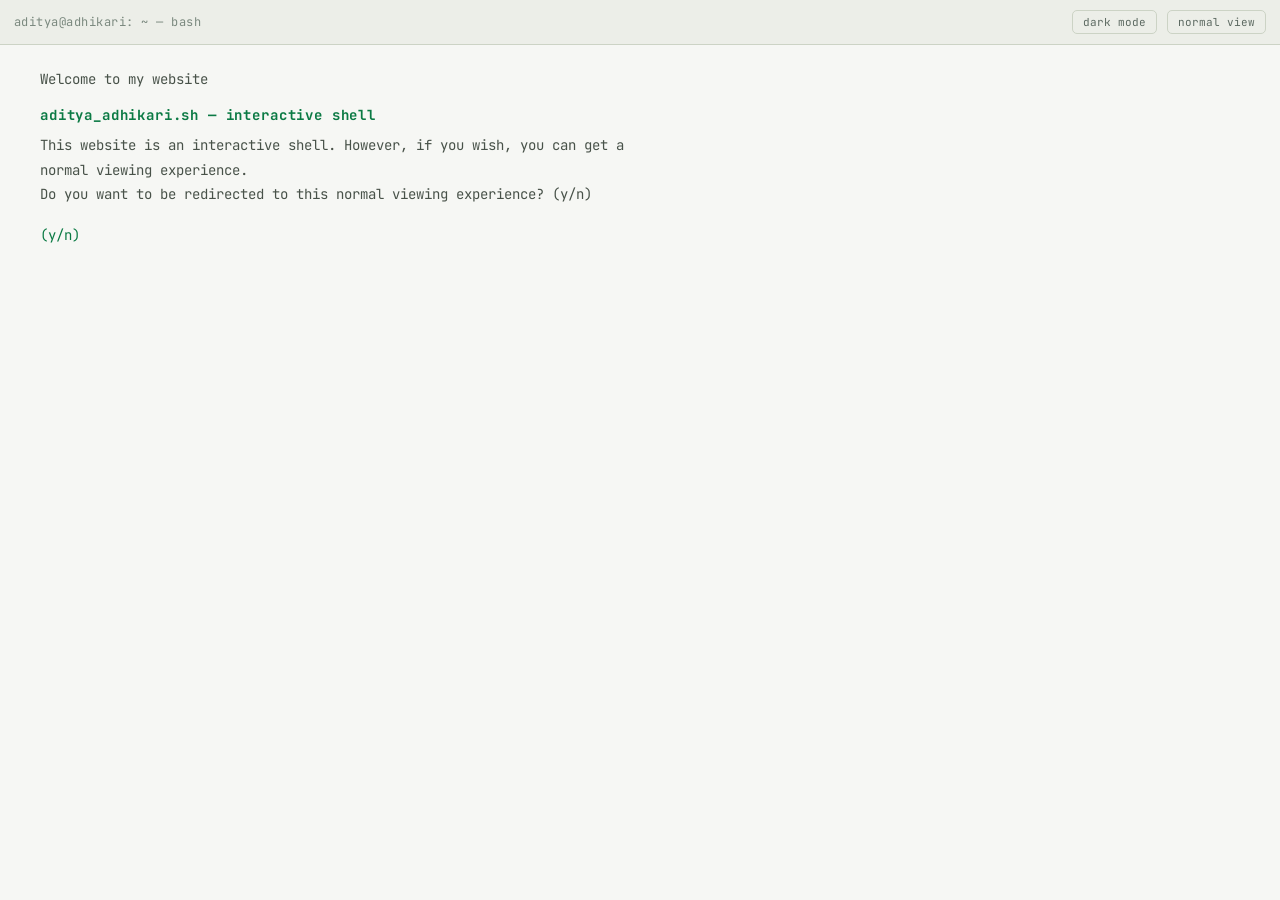
<file: index.html>
<!DOCTYPE html>
<html lang="en">
<head>
<meta charset="utf-8">
<meta name="viewport" content="width=device-width, initial-scale=1">
<title>Aditya Adhikari</title>
<link rel="icon" type="image/svg+xml" href="data:image/svg+xml,%3Csvg%20xmlns%3D%22http%3A%2F%2Fwww.w3.org%2F2000%2Fsvg%22%20viewBox%3D%220%200%20200%20200%22%3E%3Crect%20width%3D%22200%22%20height%3D%22200%22%20fill%3D%22%23000000%22%3E%3C%2Frect%3E%3Cg%20fill%3D%22%23008cff%22%20transform%3D%22matrix(6.5899178%2C0%2C0%2C6.5899178%2C10.181487%2C146.85369)%22%3E%3Cpath%20d%3D%22M9.98%200L9.15-2.66L4.45-2.66L3.63%200L-0.03%200L5.19-14.22L8.41-14.22L13.66%200L9.98%200ZM6.80-10.23L5.27-5.30L8.33-5.30L6.80-10.23ZM23.60%200L22.77-2.66L18.08-2.66L17.26%200L13.59%200L18.81-14.22L22.03-14.22L27.29%200L23.60%200ZM20.42-10.23L18.90-5.30L21.95-5.30L20.42-10.23Z%22%3E%3C%2Fpath%3E%3C%2Fg%3E%3C%2Fsvg%3E">
<link rel="apple-touch-icon" href="assets/favicon.png">
<meta name="description" content="Aditya Adhikari — computer science sophomore at South Asian University with a keen interest in cybersecurity.">
<link rel="preconnect" href="https://fonts.googleapis.com">
<link rel="preconnect" href="https://fonts.gstatic.com" crossorigin>
<link href="https://fonts.googleapis.com/css2?family=JetBrains+Mono:wght@400;500;700&family=Space+Grotesk:wght@400;500;600;700&display=swap" rel="stylesheet">
<script>(function(){try{var t=localStorage.getItem('aa-theme');if(!t)t=(window.matchMedia&&matchMedia('(prefers-color-scheme: light)').matches)?'light':'dark';document.documentElement.setAttribute('data-theme',t);}catch(e){}})();</script>
<link rel="stylesheet" href="css/style.css">
</head>
<body>

<div id="shell" class="shell">
  <div class="titlebar">
    <div class="titlebar-name" id="titlebar-name">aditya@adhikari: ~ — bash</div>
    <button class="ghost-btn theme-btn" type="button" data-theme-toggle>light mode</button>
    <button class="ghost-btn" id="to-normal">normal view</button>
  </div>
  <div class="screen" id="screen">
    <div id="output"></div>
    <div class="inputline">
      <span class="prompt" id="prompt"></span>
      <input id="cmdline" type="text" spellcheck="false" autocomplete="off" autocapitalize="off" aria-label="terminal input">
    </div>
  </div>
</div>

<div id="site" class="site" hidden>
  <header class="site-header">
    <a class="wordmark" href="#top">aditya<span>.</span>adhikari</a>
    <nav>
      <a href="#about">About</a>
      <a href="#education">Education</a>
      <a href="#experience">Experience</a>
      <a href="#certifications">Certifications</a>
      <a href="#skills">Skills</a>
      <a href="projects.html">Projects</a>
      <a href="blogs.html">Blogs</a>
      <a href="#contact">Contact</a>
    </nav>
    <button class="term-btn theme-btn" type="button" data-theme-toggle>light mode</button>
    <button class="term-btn" id="to-shell">$ terminal</button>
  </header>

  <main id="top">
    <section id="about" class="hero">
      <div class="hero-copy">
        <p class="eyebrow" id="hero-tagline"></p>
        <h1 id="hero-name"></h1>
        <p class="lede" id="hero-bio"></p>
        <div class="cta-row">
          <a class="btn primary" href="#contact">Get in touch</a>
          <a class="btn" id="hero-resume" target="_blank" rel="noopener">View résumé</a>
        </div>
      </div>
      <div class="portrait" id="portrait"></div>
    </section>

    <section id="education"><h2>Education</h2><div class="stack" id="education-list"></div></section>
    <section id="experience"><h2>Experience</h2><div class="stack" id="experience-list"></div></section>
    <section id="certifications"><h2>Certifications</h2><div class="grid" id="certifications-list"></div></section>
    <section id="skills"><h2>Skills</h2><div class="skills" id="skills-list"></div></section>
    <section id="projects">
      <div class="sec-head">
        <h2>Projects</h2>
        <a class="sec-more" href="projects.html">all projects &rarr;</a>
      </div>
      <div class="grid" id="projects-list"></div>
    </section>
    <section id="blogs">
      <div class="sec-head">
        <h2>Blogs &amp; CTF writeups</h2>
        <a class="sec-more" href="blogs.html">all writeups &rarr;</a>
      </div>
      <div class="rows" id="blogs-list"></div>
    </section>
    <section id="contact">
      <h2>Get in touch</h2>
      <div class="contact-split">
        <form class="msg-form" id="contact-form" novalidate>
          <p class="form-lede">A question, an opportunity, or just want to say hi? Write it here and it lands straight in my inbox.</p>
          <div class="field-row">
            <label class="field">
              <span class="flabel">name</span>
              <input type="text" name="name" autocomplete="name" placeholder="your name" required>
            </label>
            <label class="field">
              <span class="flabel">email</span>
              <input type="email" name="email" autocomplete="email" placeholder="you@example.com" required>
            </label>
          </div>
          <label class="field">
            <span class="flabel">message</span>
            <textarea name="message" rows="7" placeholder="Type your message&hellip;" required></textarea>
          </label>
          <input class="honey" type="text" name="_honey" tabindex="-1" autocomplete="off" aria-hidden="true">
          <div class="form-foot">
            <button class="btn primary" type="submit" id="send-btn">Send message</button>
            <p class="form-status" id="form-status" role="status" aria-live="polite"></p>
          </div>
        </form>
        <div class="contact-aside">
          <p class="aside-note">Or reach me directly:</p>
          <div class="contact-list" id="contact-list"></div>
          <p class="aside-note tip">Prefer the shell? Run <code>mail</code> in the terminal view.</p>
        </div>
      </div>
      <footer>
        <span>&copy; <span id="year"></span> Aditya Adhikari</span>
        <span>Extremely tired</span>
      </footer>
    </section>
  </main>
</div>

<script src="js/theme.js"></script>
<script src="js/content.js"></script>
<script src="js/markdown.js"></script>
<script src="js/mailer.js"></script>
<script src="js/site.js"></script>
<script src="js/terminal.js"></script>
</body>
</html>
</file>
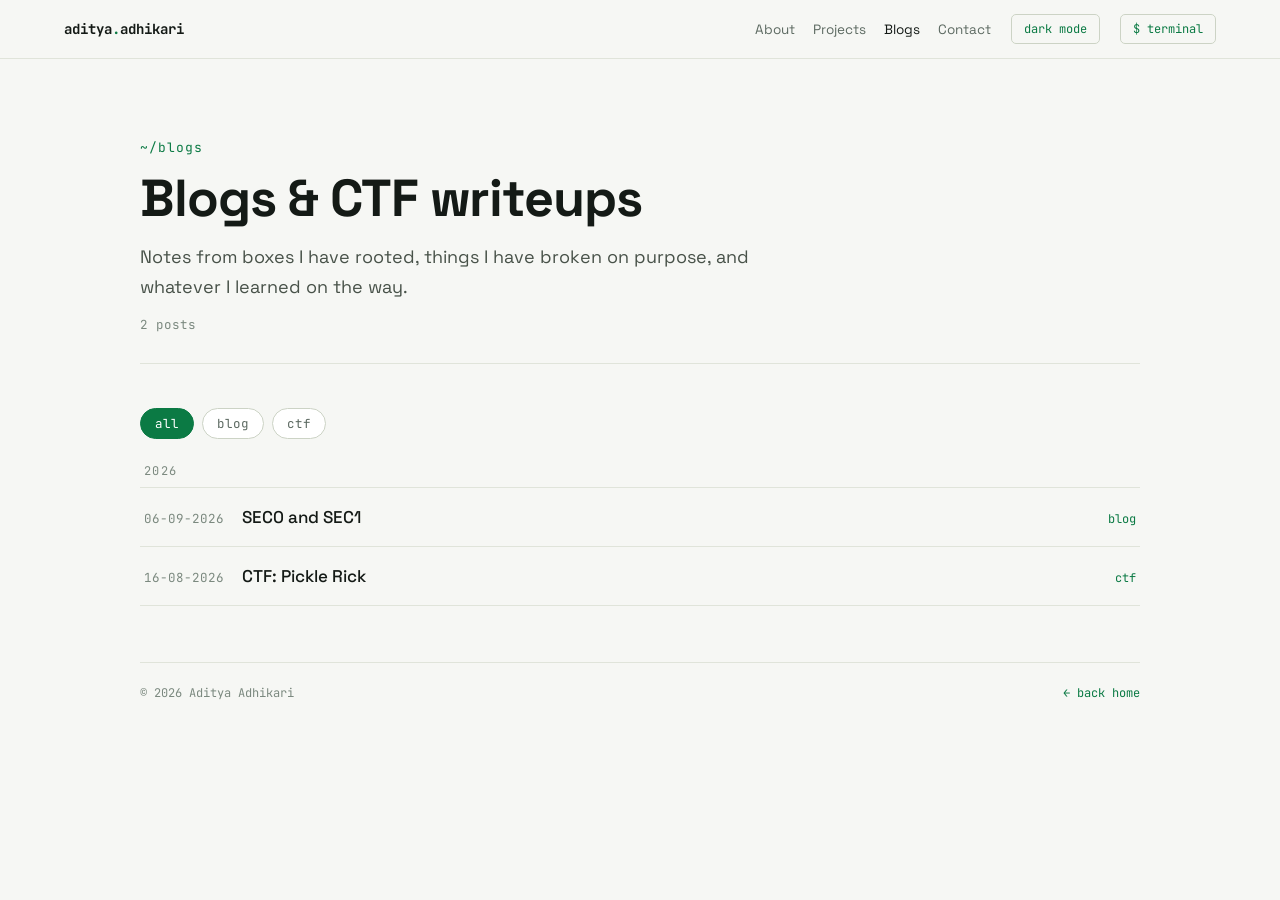
<file: blogs.html>
<!DOCTYPE html>
<html lang="en">
<head>
<meta charset="utf-8">
<meta name="viewport" content="width=device-width, initial-scale=1">
<title>Blogs &amp; CTF writeups — Aditya Adhikari</title>
<link rel="icon" type="image/svg+xml" href="data:image/svg+xml,%3Csvg%20xmlns%3D%22http%3A%2F%2Fwww.w3.org%2F2000%2Fsvg%22%20viewBox%3D%220%200%20200%20200%22%3E%3Crect%20width%3D%22200%22%20height%3D%22200%22%20fill%3D%22%23000000%22%3E%3C%2Frect%3E%3Cg%20fill%3D%22%23008cff%22%20transform%3D%22matrix(6.5899178%2C0%2C0%2C6.5899178%2C10.181487%2C146.85369)%22%3E%3Cpath%20d%3D%22M9.98%200L9.15-2.66L4.45-2.66L3.63%200L-0.03%200L5.19-14.22L8.41-14.22L13.66%200L9.98%200ZM6.80-10.23L5.27-5.30L8.33-5.30L6.80-10.23ZM23.60%200L22.77-2.66L18.08-2.66L17.26%200L13.59%200L18.81-14.22L22.03-14.22L27.29%200L23.60%200ZM20.42-10.23L18.90-5.30L21.95-5.30L20.42-10.23Z%22%3E%3C%2Fpath%3E%3C%2Fg%3E%3C%2Fsvg%3E">
<link rel="apple-touch-icon" href="assets/favicon.png">
<meta name="description" content="Blog posts and CTF writeups by Aditya Adhikari.">
<link rel="preconnect" href="https://fonts.googleapis.com">
<link rel="preconnect" href="https://fonts.gstatic.com" crossorigin>
<link href="https://fonts.googleapis.com/css2?family=JetBrains+Mono:wght@400;500;700&family=Space+Grotesk:wght@400;500;600;700&display=swap" rel="stylesheet">
<script>(function(){try{var t=localStorage.getItem('aa-theme');if(!t)t=(window.matchMedia&&matchMedia('(prefers-color-scheme: light)').matches)?'light':'dark';document.documentElement.setAttribute('data-theme',t);}catch(e){}})();</script>
<link rel="stylesheet" href="css/style.css">
</head>
<body class="reading">

<div class="site">
  <header class="site-header">
    <a class="wordmark" href="index.html">aditya<span>.</span>adhikari</a>
    <nav>
      <a href="index.html#about">About</a>
      <a href="projects.html">Projects</a>
      <a class="here" href="blogs.html">Blogs</a>
      <a href="index.html#contact">Contact</a>
    </nav>
    <button class="term-btn theme-btn" type="button" data-theme-toggle>light mode</button>
    <a class="term-btn" href="index.html">$ terminal</a>
  </header>

  <main>
    <section class="page-head">
      <p class="eyebrow">~/blogs</p>
      <h1>Blogs &amp; CTF writeups</h1>
      <p class="lede">Notes from boxes I have rooted, things I have broken on purpose, and whatever I learned on the way.</p>
      <p class="count" id="blogs-count"></p>
    </section>

    <section class="page-body">
      <div class="filters" id="blog-filters"></div>
      <div class="rows" id="blogs-list"></div>
    </section>

    <footer>
      <span>&copy; <span id="year"></span> Aditya Adhikari</span>
      <a href="index.html">&larr; back home</a>
    </footer>
  </main>
</div>

<script src="js/theme.js"></script>
<script src="js/content.js"></script>
<script src="js/pages.js"></script>
</body>
</html>
</file>
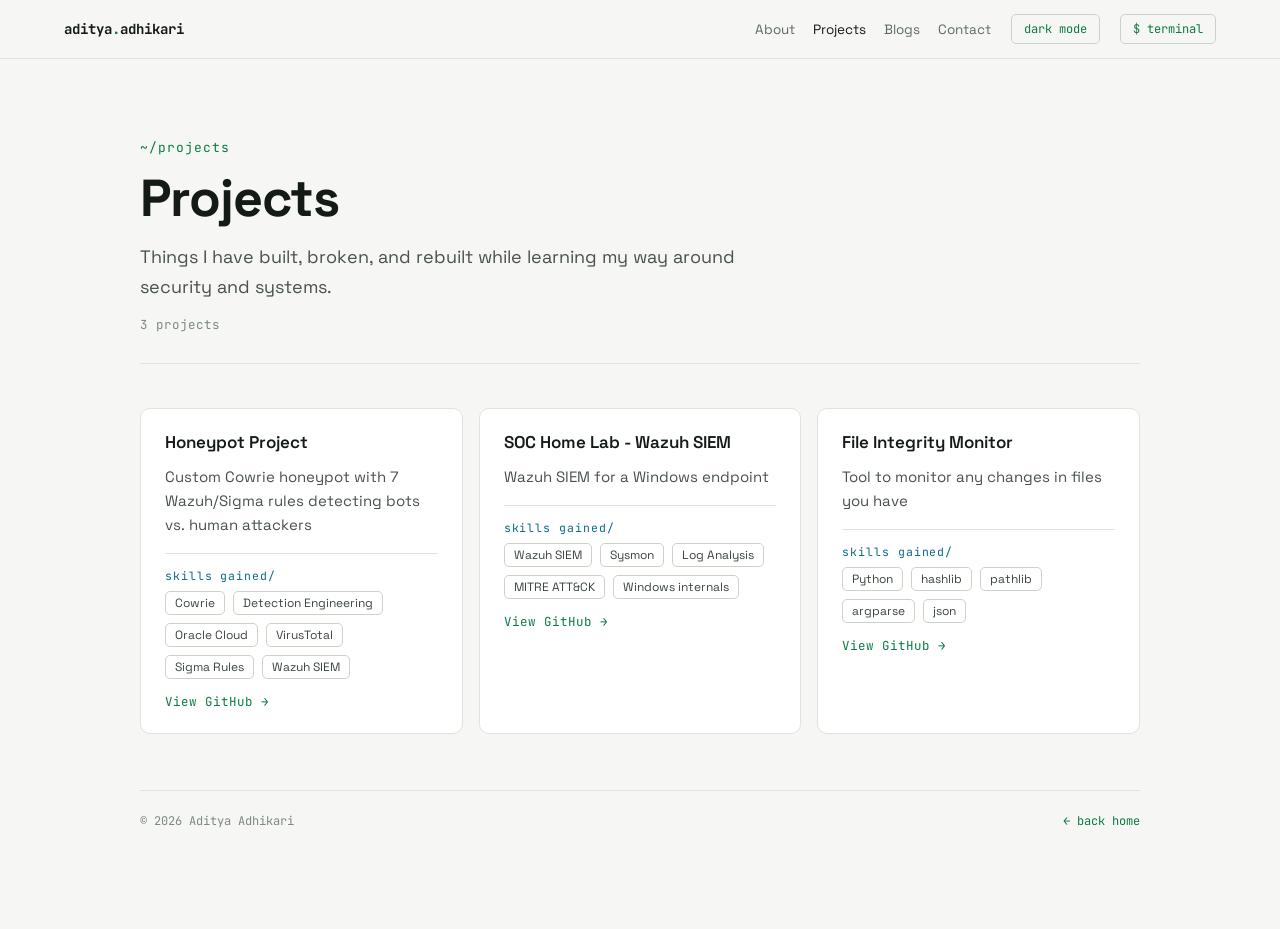
<file: projects.html>
<!DOCTYPE html>
<html lang="en">
<head>
<meta charset="utf-8">
<meta name="viewport" content="width=device-width, initial-scale=1">
<title>Projects — Aditya Adhikari</title>
<link rel="icon" type="image/svg+xml" href="data:image/svg+xml,%3Csvg%20xmlns%3D%22http%3A%2F%2Fwww.w3.org%2F2000%2Fsvg%22%20viewBox%3D%220%200%20200%20200%22%3E%3Crect%20width%3D%22200%22%20height%3D%22200%22%20fill%3D%22%23000000%22%3E%3C%2Frect%3E%3Cg%20fill%3D%22%23008cff%22%20transform%3D%22matrix(6.5899178%2C0%2C0%2C6.5899178%2C10.181487%2C146.85369)%22%3E%3Cpath%20d%3D%22M9.98%200L9.15-2.66L4.45-2.66L3.63%200L-0.03%200L5.19-14.22L8.41-14.22L13.66%200L9.98%200ZM6.80-10.23L5.27-5.30L8.33-5.30L6.80-10.23ZM23.60%200L22.77-2.66L18.08-2.66L17.26%200L13.59%200L18.81-14.22L22.03-14.22L27.29%200L23.60%200ZM20.42-10.23L18.90-5.30L21.95-5.30L20.42-10.23Z%22%3E%3C%2Fpath%3E%3C%2Fg%3E%3C%2Fsvg%3E">
<link rel="apple-touch-icon" href="assets/favicon.png">
<meta name="description" content="Projects by Aditya Adhikari — security tooling, coursework and side experiments.">
<link rel="preconnect" href="https://fonts.googleapis.com">
<link rel="preconnect" href="https://fonts.gstatic.com" crossorigin>
<link href="https://fonts.googleapis.com/css2?family=JetBrains+Mono:wght@400;500;700&family=Space+Grotesk:wght@400;500;600;700&display=swap" rel="stylesheet">
<script>(function(){try{var t=localStorage.getItem('aa-theme');if(!t)t=(window.matchMedia&&matchMedia('(prefers-color-scheme: light)').matches)?'light':'dark';document.documentElement.setAttribute('data-theme',t);}catch(e){}})();</script>
<link rel="stylesheet" href="css/style.css">
</head>
<body class="reading">

<div class="site">
  <header class="site-header">
    <a class="wordmark" href="index.html">aditya<span>.</span>adhikari</a>
    <nav>
      <a href="index.html#about">About</a>
      <a class="here" href="projects.html">Projects</a>
      <a href="blogs.html">Blogs</a>
      <a href="index.html#contact">Contact</a>
    </nav>
    <button class="term-btn theme-btn" type="button" data-theme-toggle>light mode</button>
    <a class="term-btn" href="index.html">$ terminal</a>
  </header>

  <main>
    <section class="page-head">
      <p class="eyebrow">~/projects</p>
      <h1>Projects</h1>
      <p class="lede">Things I have built, broken, and rebuilt while learning my way around security and systems.</p>
      <p class="count" id="projects-count"></p>
    </section>

    <section class="page-body">
      <div class="grid" id="projects-list"></div>
    </section>

    <footer>
      <span>&copy; <span id="year"></span> Aditya Adhikari</span>
      <a href="index.html">&larr; back home</a>
    </footer>
  </main>
</div>

<script src="js/theme.js"></script>
<script src="js/content.js"></script>
<script src="js/pages.js"></script>
</body>
</html>
</file>
<file: css/style.css>
:root{
  --bg:#0a0d0c; --panel:#0e1312; --line:#172020; --line-2:#1e2926;
  --text:#d5ded8; --bright:#f0f5f2; --muted:#8b9a94; --dim:#6d7d77;
  --accent:#6ee7a0; --accent-2:#7fd7f0; --warn:#f2a06a; --accent-h:#a7f3c6;
  --panel-2:#111614; --code-bg:#101614; --pre-bg:#0d1211; --header-bg:#0a0d0cdd;
  --text-2:#a3b1ab; --faint:#3f4d47; --on-accent:#08110c;
  --stripe-a:#141a18; --stripe-b:#1a2320; --sel:#6ee7a033; --ring:#6ee7a01f;
  --mono:'JetBrains Mono',ui-monospace,SFMono-Regular,Menlo,monospace;
  --sans:'Space Grotesk',system-ui,-apple-system,sans-serif;
}
html[data-theme="light"]{
  --bg:#f6f7f4; --panel:#ffffff; --panel-2:#eceee8; --line:#e0e4da; --line-2:#ccd3c5;
  --text:#3b453f; --bright:#141a16; --muted:#5c6961; --dim:#7b897f; --faint:#a8b3aa;
  --text-2:#485249; --accent:#0b7a44; --accent-2:#0c6a86; --accent-h:#085c33; --warn:#a9520d;
  --on-accent:#ffffff; --code-bg:#f0f2ec; --pre-bg:#f2f4ee; --header-bg:#f6f7f4dd;
  --stripe-a:#e9ece5; --stripe-b:#e0e4da; --sel:#0b7a4426; --ring:#0b7a4426;
}
*{box-sizing:border-box}
html,body{margin:0;padding:0;background:var(--bg);color:var(--text);overflow-x:hidden}
html{-webkit-text-size-adjust:100%}
html[data-theme="light"]{color-scheme:light}
html[data-theme="dark"]{color-scheme:dark}
a{color:var(--accent);text-decoration:none}
a:hover{color:var(--accent-h);text-decoration:underline}
::selection{background:var(--sel)}
::-webkit-scrollbar{width:10px;height:10px}
::-webkit-scrollbar-thumb{background:var(--line-2);border-radius:8px}
::-webkit-scrollbar-track{background:transparent}
[hidden]{display:none !important}

.shell{height:100vh;height:100dvh;display:flex;flex-direction:column;font-family:var(--mono)}
.titlebar{display:flex;align-items:center;gap:10px;padding:10px 14px;background:var(--panel-2);border-bottom:1px solid var(--line-2);flex:0 0 auto}
.titlebar-name{flex:1;text-align:left;font-size:12px;color:var(--dim);letter-spacing:.04em}
.ghost-btn{background:transparent;border:1px solid var(--line-2);color:var(--muted);font:inherit;font-size:11px;padding:4px 10px;border-radius:5px;cursor:pointer}
.ghost-btn:hover{border-color:var(--accent);color:var(--accent)}
.screen{flex:1;overflow-y:auto;padding:22px clamp(16px,4vw,40px) 40px;font-size:14px;line-height:1.75;cursor:text}
.entry{margin-bottom:16px}
.cmdecho{display:flex;gap:8px;flex-wrap:wrap;margin-bottom:6px}
.cmdecho .prompt{color:var(--accent)}
.cmdecho .typed{color:var(--bright)}
.t-p{color:var(--text-2);max-width:78ch;text-wrap:pretty;min-height:1px}
.t-head{color:var(--accent);font-weight:700;letter-spacing:.06em;margin:10px 0 6px}
.t-err{color:var(--warn)}
.t-help{display:grid;grid-template-columns:minmax(0,max-content) 1fr;gap:4px 22px;margin:4px 0 2px}
.t-help .k{color:var(--accent-2);white-space:pre}
.t-help .v{color:var(--muted)}
.t-items{display:flex;flex-direction:column;gap:12px;margin:6px 0 2px}
.t-item{display:flex;gap:12px;align-items:flex-start}
.t-perm{color:var(--faint);flex:0 0 auto}
.t-item h4{margin:0;font:inherit;color:var(--bright);font-weight:500;display:inline}
.t-meta{color:var(--dim);font-size:12.5px;margin-left:10px}
.t-desc{color:var(--muted);max-width:74ch;text-wrap:pretty}
.t-link{font-size:12.5px}
.t-tagrow{display:flex;gap:14px;flex-wrap:wrap;align-items:baseline;margin-bottom:10px}
.t-tagrow .label{color:var(--accent-2);min-width:13ch}
.t-tags{display:flex;gap:8px;flex-wrap:wrap}
.t-tags span{border:1px solid var(--line-2);background:var(--code-bg);color:var(--text);padding:2px 9px;border-radius:4px;font-size:12.5px}
.t-about{display:flex;gap:22px;flex-wrap:wrap;align-items:flex-start;margin:8px 0 4px}
.t-photo{width:132px;height:152px;flex:0 0 auto;border:1px solid var(--line-2);border-radius:6px;object-fit:cover;
  background:repeating-linear-gradient(45deg,var(--stripe-a) 0 8px,var(--stripe-b) 8px 16px)}
.t-abouttext{min-width:240px;flex:1;max-width:62ch}
.t-abouttext .tag{color:var(--dim);font-size:12.5px}
.t-abouttext .nm{color:var(--bright);font-size:22px;font-weight:700;margin:2px 0 8px}
.t-action{display:inline-block;margin:8px 0 2px;border:1px solid var(--accent);color:var(--accent);padding:7px 16px;border-radius:5px;font-size:13px}
.t-post{white-space:pre-wrap;font:inherit;color:var(--text-2);max-width:86ch;margin:6px 0 10px;padding-left:14px;border-left:2px solid var(--line-2)}
.t-action:hover{background:var(--accent);color:var(--on-accent);text-decoration:none}
.inputline{display:flex;gap:8px;align-items:baseline}
.inputline .prompt{color:var(--accent);white-space:pre}
#cmdline{flex:1;min-width:0;background:transparent;border:0;outline:none;color:var(--bright);font:inherit;caret-color:var(--accent);padding:0}

.site{min-height:100vh;font-family:var(--sans)}
.site-header{position:sticky;top:0;z-index:10;display:flex;align-items:center;gap:20px;flex-wrap:wrap;
  padding:14px clamp(16px,5vw,64px);background:var(--header-bg);backdrop-filter:blur(10px);border-bottom:1px solid var(--line)}
.wordmark{font-family:var(--mono);color:var(--bright);font-weight:700;font-size:14px}
.wordmark span{color:var(--accent)}
.wordmark:hover{text-decoration:none}
.site-header nav{display:flex;gap:18px;flex-wrap:wrap;margin-left:auto;font-size:13.5px}
.site-header nav a{color:var(--muted)}
.term-btn{background:transparent;border:1px solid var(--line-2);color:var(--accent);font-family:var(--mono);font-size:12px;padding:6px 12px;border-radius:5px;cursor:pointer}
.term-btn:hover{background:var(--accent);color:var(--on-accent)}
main{max-width:1080px;margin:0 auto;padding:0 clamp(16px,5vw,40px) 100px}
section{padding:44px 0;border-top:1px solid var(--line)}
section h2{font-family:var(--mono);font-size:13px;color:var(--accent);letter-spacing:.1em;text-transform:uppercase;margin:0 0 26px}
.hero{display:flex;gap:44px;flex-wrap:wrap;align-items:center;padding:clamp(56px,9vw,110px) 0 72px;border-top:0}
.hero-copy{flex:1;min-width:300px}
.eyebrow{font-family:var(--mono);font-size:13px;color:var(--accent);letter-spacing:.08em;margin:0 0 14px}
.hero h1{font-size:clamp(38px,6vw,64px);line-height:1.05;margin:0 0 20px;font-weight:700;color:var(--bright);letter-spacing:-.02em}
.lede{font-size:18px;line-height:1.65;color:var(--text-2);max-width:52ch;margin:0 0 28px;text-wrap:pretty}
.cta-row{display:flex;gap:12px;flex-wrap:wrap}
.btn{border:1px solid var(--line-2);color:var(--text);padding:11px 22px;border-radius:6px;font-weight:500;font-size:14.5px}
.btn:hover{border-color:var(--accent);color:var(--accent);text-decoration:none}
.btn.primary{background:var(--accent);color:var(--on-accent);font-weight:600;border-color:var(--accent)}
.btn.primary:hover{background:var(--accent-h);color:var(--on-accent)}
.portrait{width:280px;height:340px;flex:0 0 auto;border:1px solid var(--line-2);border-radius:10px;overflow:hidden;
  background:repeating-linear-gradient(45deg,var(--stripe-a) 0 10px,var(--stripe-b) 10px 20px);display:flex;align-items:flex-end;justify-content:center;padding:14px}
.portrait.has-photo{padding:0;background:none}
.portrait img{width:100%;height:100%;object-fit:cover;object-position:center;display:block;border-radius:9px}
.portrait .ph{font-family:var(--mono);font-size:11px;color:var(--dim)}
.stack{display:flex;flex-direction:column;gap:16px}
.grid{display:grid;grid-template-columns:repeat(auto-fill,minmax(290px,1fr));gap:16px}
.card{border:1px solid var(--line);background:var(--panel);border-radius:10px;padding:22px 24px}
.card-head{display:flex;gap:14px;flex-wrap:wrap;justify-content:space-between;align-items:baseline}
.card h3{margin:0;font-size:19px;color:var(--bright);font-weight:600}
.grid .card h3{font-size:17px}
.card .period{font-family:var(--mono);font-size:12.5px;color:var(--dim)}
.card .org{color:var(--muted);font-size:14.5px;margin-top:5px}
.card p{margin:12px 0 0;color:var(--text-2);font-size:15px;line-height:1.6;max-width:70ch}
.card .repo{font-family:var(--mono);font-size:12.5px;display:inline-block;margin-top:14px}
.skills{display:grid;grid-template-columns:repeat(auto-fit,minmax(240px,1fr));gap:26px}
.skills .label{font-family:var(--mono);font-size:12.5px;color:var(--accent-2);margin-bottom:12px}
.chips{display:flex;gap:8px;flex-wrap:wrap}
.chips span{border:1px solid var(--line-2);background:var(--panel);color:var(--text);padding:5px 12px;border-radius:5px;font-size:13.5px}
.rows{display:flex;flex-direction:column}
.row{display:flex;gap:18px;flex-wrap:wrap;align-items:baseline;padding:18px 4px;border-bottom:1px solid var(--line);color:inherit}
.row:hover{text-decoration:none;background:var(--panel)}
.row .date{font-family:var(--mono);font-size:12.5px;color:var(--dim);min-width:10ch}
.row .title{font-size:17px;color:var(--bright);font-weight:500;flex:1;min-width:200px}
.row .tag{font-family:var(--mono);font-size:12px;color:var(--accent)}
.contact-grid{grid-template-columns:repeat(auto-fit,minmax(220px,1fr))}
.contact-card{border:1px solid var(--line);background:var(--panel);border-radius:10px;padding:20px 22px;display:block;color:inherit}
.contact-card:hover{border-color:var(--accent);text-decoration:none}
.contact-card .label{font-family:var(--mono);font-size:12px;color:var(--dim);margin-bottom:6px}
.contact-card .value{font-size:16px;color:var(--bright);word-break:break-word}
footer{margin-top:56px;padding-top:22px;border-top:1px solid var(--line);display:flex;gap:14px;flex-wrap:wrap;
  justify-content:space-between;font-family:var(--mono);font-size:12px;color:var(--dim)}

body.reading{background:var(--bg)}
.post{max-width:760px;margin:0 auto;padding:48px clamp(16px,5vw,40px) 120px}
.post .back{font-family:var(--mono);font-size:12.5px;color:var(--muted)}
.post .back:hover{color:var(--accent)}
.post .back.bottom{display:inline-block;margin-top:56px;padding-top:22px}
.post h1{font-size:clamp(30px,5vw,44px);line-height:1.15;color:var(--bright);margin:22px 0 10px;letter-spacing:-.02em;text-wrap:balance}
.post-meta{font-family:var(--mono);font-size:12.5px;color:var(--dim);padding-bottom:26px;border-bottom:1px solid var(--line)}
.post-loading{font-family:var(--mono);color:var(--dim)}
.post-body{font-size:17px;line-height:1.75;color:var(--text-2)}
.post-body h2{font-family:var(--sans);font-size:24px;color:var(--bright);text-transform:none;letter-spacing:0;margin:44px 0 12px}
.post-body h3{font-size:19px;color:var(--bright);margin:32px 0 10px}
.post-body h4{font-size:16px;color:var(--muted);margin:26px 0 8px}
.post-body p{margin:0 0 18px;text-wrap:pretty}
.post-body ul,.post-body ol{margin:0 0 18px;padding-left:22px}
.post-body li{margin-bottom:8px}
.post-body strong{color:var(--bright)}
.post-body code{font-family:var(--mono);font-size:.86em;background:var(--code-bg);border:1px solid var(--line-2);border-radius:4px;padding:1px 6px;color:var(--text)}
.post-body pre{background:var(--pre-bg);border:1px solid var(--line-2);border-radius:8px;padding:16px 18px;overflow-x:auto;margin:0 0 22px}
.post-body pre code{background:none;border:0;padding:0;font-size:13.5px;line-height:1.65;color:var(--text)}
.post-body blockquote{margin:0 0 22px;padding:2px 0 2px 18px;border-left:2px solid var(--accent);color:var(--muted)}
.post-body img{max-width:100%;border-radius:8px;border:1px solid var(--line-2);margin:6px 0 22px}
.post-body hr{border:0;border-top:1px solid var(--line);margin:36px 0}
.post-body table{width:100%;border-collapse:collapse;margin:0 0 22px;font-size:15px}
.post-body th,.post-body td{text-align:left;padding:10px 12px;border-bottom:1px solid var(--line)}
.post-body th{font-family:var(--mono);font-size:12.5px;color:var(--accent-2);font-weight:500;text-transform:uppercase;letter-spacing:.06em}
.post-body .hint{font-size:14.5px;color:var(--dim)}

.sec-head{display:flex;gap:16px;flex-wrap:wrap;align-items:baseline;justify-content:space-between;margin-bottom:26px}
.sec-head h2{margin:0}
.sec-more{font-family:var(--mono);font-size:12.5px;color:var(--muted)}
.sec-more:hover{color:var(--accent)}

.contact-split{display:grid;grid-template-columns:minmax(0,1.35fr) minmax(240px,.65fr);gap:34px;align-items:start}
.msg-form{display:flex;flex-direction:column;gap:16px;min-width:0}
.form-lede{margin:0;color:var(--text-2);font-size:15.5px;line-height:1.6;max-width:56ch;text-wrap:pretty}
.field-row{display:grid;grid-template-columns:repeat(auto-fit,minmax(180px,1fr));gap:16px}
.field{display:flex;flex-direction:column;gap:7px;min-width:0}
.flabel{font-family:var(--mono);font-size:12px;color:var(--accent-2);letter-spacing:.04em}
.msg-form input[type=text],.msg-form input[type=email],.msg-form textarea{
  width:100%;background:var(--panel);border:1px solid var(--line-2);border-radius:8px;padding:12px 14px;
  color:var(--bright);font-family:var(--mono);font-size:14px;line-height:1.6;outline:none}
.msg-form textarea{resize:vertical;min-height:140px}
.msg-form input::placeholder,.msg-form textarea::placeholder{color:var(--dim)}
.msg-form input:focus,.msg-form textarea:focus{border-color:var(--accent);box-shadow:0 0 0 3px var(--ring)}
.msg-form .honey{position:absolute;left:-9999px;width:1px;height:1px;opacity:0}
.form-foot{display:flex;gap:16px;flex-wrap:wrap;align-items:center}
.msg-form button{font-family:var(--sans);cursor:pointer}
.msg-form button[disabled]{opacity:.55;cursor:progress}
.form-status{margin:0;font-family:var(--mono);font-size:12.5px;color:var(--muted);max-width:44ch;text-wrap:pretty}
.form-status.ok{color:var(--accent)}
.form-status.err{color:var(--warn)}
.contact-aside{display:flex;flex-direction:column;gap:12px}
.aside-note{margin:0;font-family:var(--mono);font-size:12px;color:var(--dim)}
.aside-note.tip{margin-top:6px;line-height:1.7}
.aside-note code{background:var(--panel);border:1px solid var(--line-2);border-radius:4px;padding:1px 6px;color:var(--accent)}
.contact-list{display:flex;flex-direction:column;gap:10px}
.contact-list .contact-card{padding:14px 16px}
.contact-list .contact-card .value{font-size:14px;overflow-wrap:anywhere}
.contact-list .contact-card .label{margin-bottom:4px}

.site-header nav a.here{color:var(--bright)}
.page-head{border-top:0;padding:clamp(44px,7vw,80px) 0 30px}
.page-head h1{font-size:clamp(32px,5.4vw,52px);line-height:1.08;margin:0 0 16px;font-weight:700;color:var(--bright);letter-spacing:-.02em}
.page-head .lede{margin:0 0 14px}
.count{margin:0;font-family:var(--mono);font-size:12.5px;color:var(--dim)}
.page-body{padding-bottom:0}
.filters{display:flex;gap:8px;flex-wrap:wrap;margin-bottom:24px}
.filters:empty{display:none}
.chip-btn{background:var(--panel);border:1px solid var(--line-2);color:var(--muted);font-family:var(--mono);
  font-size:12.5px;padding:6px 14px;border-radius:20px;cursor:pointer}
.chip-btn:hover{border-color:var(--accent);color:var(--accent)}
.chip-btn.on{background:var(--accent);border-color:var(--accent);color:var(--on-accent)}
.year-mark{font-family:var(--mono);font-size:12px;color:var(--dim);letter-spacing:.12em;
  padding:26px 4px 8px;border-bottom:1px solid var(--line)}
.rows .year-mark:first-child{padding-top:0}
.empty{font-family:var(--mono);font-size:13.5px;color:var(--dim);padding:10px 4px}
.chips.small{margin-top:14px}
.learned{display:flex;flex-direction:column;gap:8px;margin-top:16px;padding-top:14px;border-top:1px solid var(--line)}
.learned-label{font-family:var(--mono);font-size:11.5px;letter-spacing:.08em;color:var(--accent-2)}
.learned .chips.small{margin-top:0}
.t-tagrow.tight{margin-top:10px}
.chips.small span{font-size:12px;padding:3px 9px}

@media (max-width:860px){
  .contact-split{grid-template-columns:1fr;gap:28px}
}

@media (max-width:760px){
  .site-header{gap:10px;padding:10px clamp(14px,4vw,24px);padding-left:max(14px,env(safe-area-inset-left));padding-right:max(14px,env(safe-area-inset-right))}
  .site-header nav{order:3;width:100%;margin-left:0;gap:0;flex-wrap:nowrap;overflow-x:auto;scrollbar-width:none;
    -webkit-overflow-scrolling:touch;scroll-snap-type:x proximity;margin:0 calc(-1 * clamp(14px,4vw,24px));padding:0 clamp(14px,4vw,24px)}
  .site-header nav::-webkit-scrollbar{display:none}
  .site-header nav a{white-space:nowrap;padding:8px 12px 8px 0;font-size:14px;scroll-snap-align:start}
  .term-btn{padding:9px 12px;min-height:38px}
  main{padding-bottom:72px}
  section{padding:34px 0}
  section h2{margin-bottom:20px}
  .hero{gap:28px;padding:38px 0 44px}
  .hero-copy{min-width:0;width:100%}
  .lede{font-size:16.5px}
  .portrait{width:100%;height:clamp(240px,62vw,320px)}
  .cta-row .btn{flex:1 1 auto;text-align:center;min-height:46px;display:flex;align-items:center;justify-content:center}
  .grid{grid-template-columns:1fr}
  .card{padding:18px 18px}
  .card h3,.grid .card h3{font-size:17px}
  .card p{font-size:14.5px}
  .skills{grid-template-columns:1fr;gap:22px}
  .row{padding:14px 2px;gap:6px 14px}
  .row .title{min-width:0;flex:1 1 100%;font-size:16px}
  .row .date{min-width:0}
  .contact-grid{grid-template-columns:1fr}
  footer{margin-top:38px}
  .post{padding:32px clamp(16px,5vw,24px) 90px}
  .post-body{font-size:16.5px}
  .post-body pre{padding:14px;border-radius:6px;font-size:13px}
  .post-body table{display:block;overflow-x:auto;white-space:nowrap}
}

@media (max-width:640px){
  .titlebar{padding:8px 10px;gap:8px;padding-top:max(8px,env(safe-area-inset-top))}
  .titlebar-name{display:none}
  .ghost-btn{margin-left:0;white-space:nowrap;padding:8px 12px;font-size:12px}
  .ghost-btn:first-of-type{margin-left:auto}
  .screen{padding:16px 14px 28px;padding-bottom:max(28px,env(safe-area-inset-bottom));font-size:13px;line-height:1.7;overflow-wrap:anywhere}
  #cmdline{font-size:16px}
  .t-p,.t-desc,.t-abouttext{max-width:none}
  .t-help{grid-template-columns:1fr;gap:2px 0;margin-bottom:10px}
  .t-help .k{white-space:normal}
  .t-help .v{margin-bottom:8px}
  .t-item{flex-direction:column;gap:2px}
  .t-perm{display:none}
  .t-meta{margin-left:0;display:block}
  .t-tagrow{gap:4px;flex-direction:column}
  .t-tagrow .label{min-width:0}
  .t-about{gap:16px}
  .t-photo{width:104px;height:124px}
  .t-abouttext{min-width:0}
  .t-action{padding:10px 18px}
  .t-post{padding-left:10px}
  .msg-form input[type=text],.msg-form input[type=email],.msg-form textarea{font-size:16px}
  .msg-form textarea{min-height:120px}
  .form-foot{gap:10px}
  .form-foot .btn{width:100%;text-align:center;min-height:48px;display:flex;align-items:center;justify-content:center}
  .form-status{max-width:none}
  .field-row{grid-template-columns:1fr}
  .chip-btn{padding:9px 15px;font-size:13px}
  .contact-card{padding:16px 16px}
  .sec-head{gap:8px;margin-bottom:20px}
}

@media (hover:none){
  .row:active{background:var(--panel)}
  .card:active,.contact-card:active{border-color:var(--line-2)}
}
.theme-btn{white-space:nowrap}
</file>
